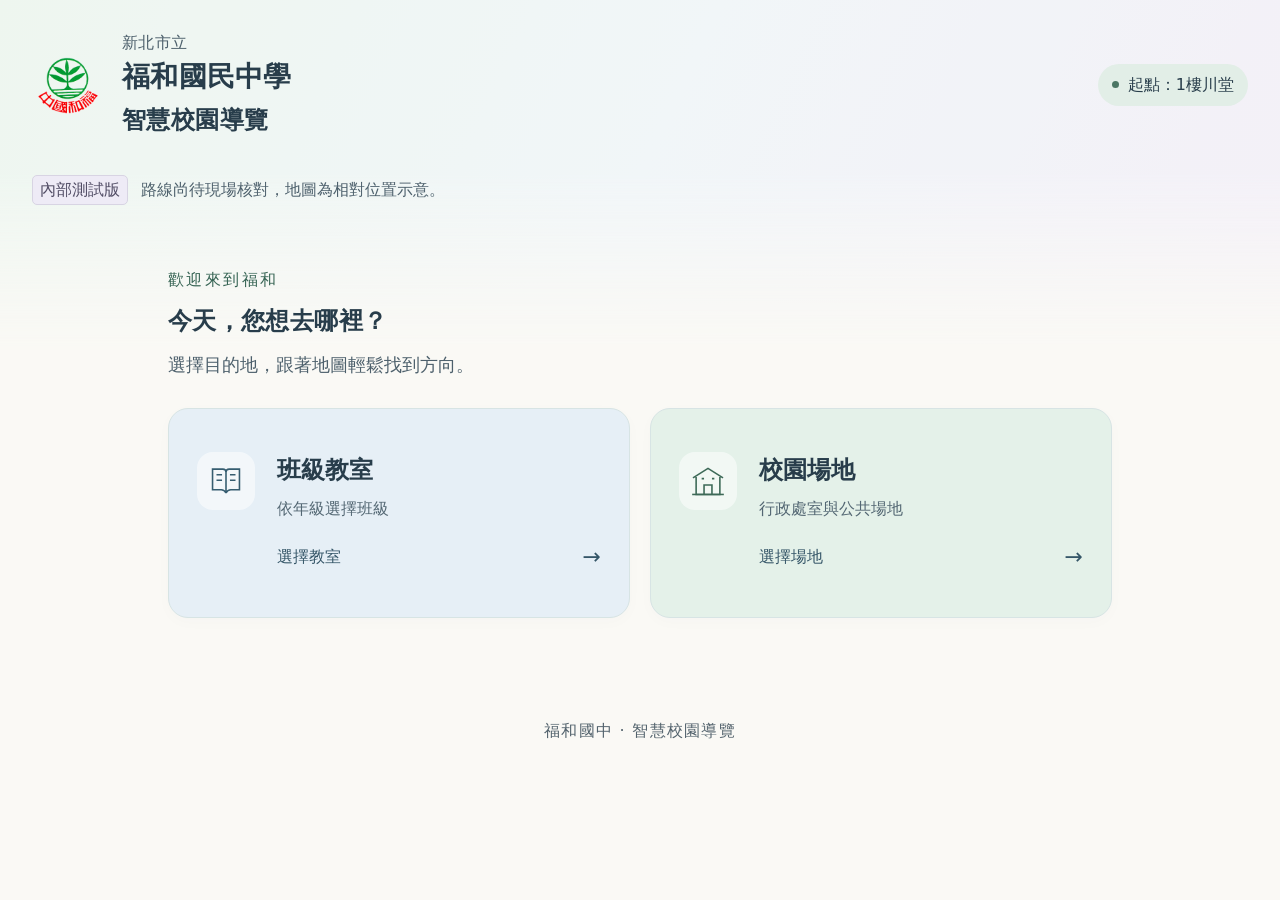
<file: index.html>
<!doctype html>
<html lang="zh-Hant"><head><meta charset="utf-8"><meta name="viewport" content="width=device-width,initial-scale=1"><title>福和國中校園導覽測試</title><link rel="stylesheet" href="style.css?v=focus-v12-20261120"><link rel="stylesheet" href="typography.css?v=focus-v12-20261120"><link rel="stylesheet" href="place-icons.css?v=focus-v12-20261120"><link rel="stylesheet" href="three-pages.css?v=focus-v12-20261120"><link rel="stylesheet" href="result-page.css?v=focus-v12-20261120"><link rel="stylesheet" href="mobile-compact.css?v=focus-v12-20261120"><script src="facilities.js?v=focus-v12-20261120"></script><script src="map-view.js?v=focus-v12-20261120"></script><meta name="fuhe-build" content="focus-v12-20261120"></head>
<body><main><header class="site-header"><div class="school-brand"><img class="school-logo" src="assets/福和國中校徽.png" alt="福和國中校徽"><div><p class="school-name"><span class="school-jurisdiction">新北市立</span><span class="school-identity">福和國民中學</span></p><h1>智慧校園導覽</h1></div></div><p class="origin"><span class="origin-dot" aria-hidden="true"></span><span id="origin-label">讀取起點資訊</span></p></header><p class="notice"><span>內部測試版</span> 路線尚待現場核對，地圖為相對位置示意。</p>
<section id="type-screen" class="panel home-panel"><p class="eyebrow">歡迎來到福和</p><h2>今天，您想去哪裡？</h2><p class="intro">選擇目的地，跟著地圖輕鬆找到方向。</p><div class="type-options"><button id="choose-class" class="type-card class-card"><span class="card-icon" aria-hidden="true"><svg viewBox="0 0 48 48" fill="none" stroke="currentColor" stroke-width="2"><path d="M7 9h13q4 0 4 4v26q-2-4-6-4H7zM41 9H28q-4 0-4 4v26q2-4 6-4h11z"/><path d="M12 16h7m-7 7h7m10-7h7m-7 7h7"/></svg></span><strong>班級教室</strong><span class="card-description">依年級選擇班級</span><span class="card-link">選擇教室 <span aria-hidden="true">→</span></span></button><button id="choose-place" class="type-card place-card"><span class="card-icon" aria-hidden="true"><svg viewBox="0 0 48 48" fill="none" stroke="currentColor" stroke-width="2"><path d="M5 20 24 8l19 12M9 19v22h30V19M19 41V29h10v12M16 21h3m10 0h3"/><path d="M4 41h40"/></svg></span><strong>校園場地</strong><span class="card-description">行政處室與公共場地</span><span class="card-link">選擇場地 <span aria-hidden="true">→</span></span></button></div></section>
<section id="pick-screen" class="panel" hidden><button id="back-types" class="secondary">返回目的地類型</button><h2 id="pick-title">選擇目的地</h2><div id="grades" class="grade-tabs"></div><label for="endSearch">搜尋目的地</label><input id="endSearch" type="search" placeholder="輸入班級編號或場地名稱"><div id="destination-grid"></div><p id="selected-destination" aria-live="polite">請選擇目的地</p><button id="go" disabled>開始導覽</button></section>
<section id="result-screen" hidden><div class="result-heading"><div><p class="eyebrow">您的校園路線</p><h2 id="result-title"></h2></div><button id="choose-again" class="secondary">重新選擇<span class="wide-only">目的地</span></button></div><div class="layout"><section class="panel map-panel"><h2>路線地圖</h2><div id="maps"></div><div class="map-legend" aria-label="地圖圖例"><span><i aria-hidden="true"></i>本段起點</span><span><i class="legend-destination" aria-hidden="true"></i>目的地</span><span><i class="legend-facility" aria-hidden="true"></i>使用設施</span><span><i class="legend-direction" aria-hidden="true">→</i>行進方向</span></div><p class="view-notice">樓層切換僅供查看，請依現場標示確認樓層。</p></section></div><details id="full-route" class="full-route"><summary>查看完整路線說明</summary><div id="steps"></div></details></section>
<select id="end" hidden aria-hidden="true"></select><input type="checkbox" id="yard" checked hidden>
<footer class="site-footer">福和國中 · 智慧校園導覽</footer></main><script src="runtime/current.js?v=focus-v12-20261120"></script><script src="routing.js?v=focus-v12-20261120"></script><script src="navigation.js?v=focus-v12-20261120"></script><script src="assets/fonts/map-font.js?v=focus-v12-20261120"></script><script src="map-theme.js?v=focus-v12-20261120"></script><script src="app.js?v=focus-v12-20261120"></script><script src="selection.js?v=focus-v12-20261120"></script></body></html>
</file>
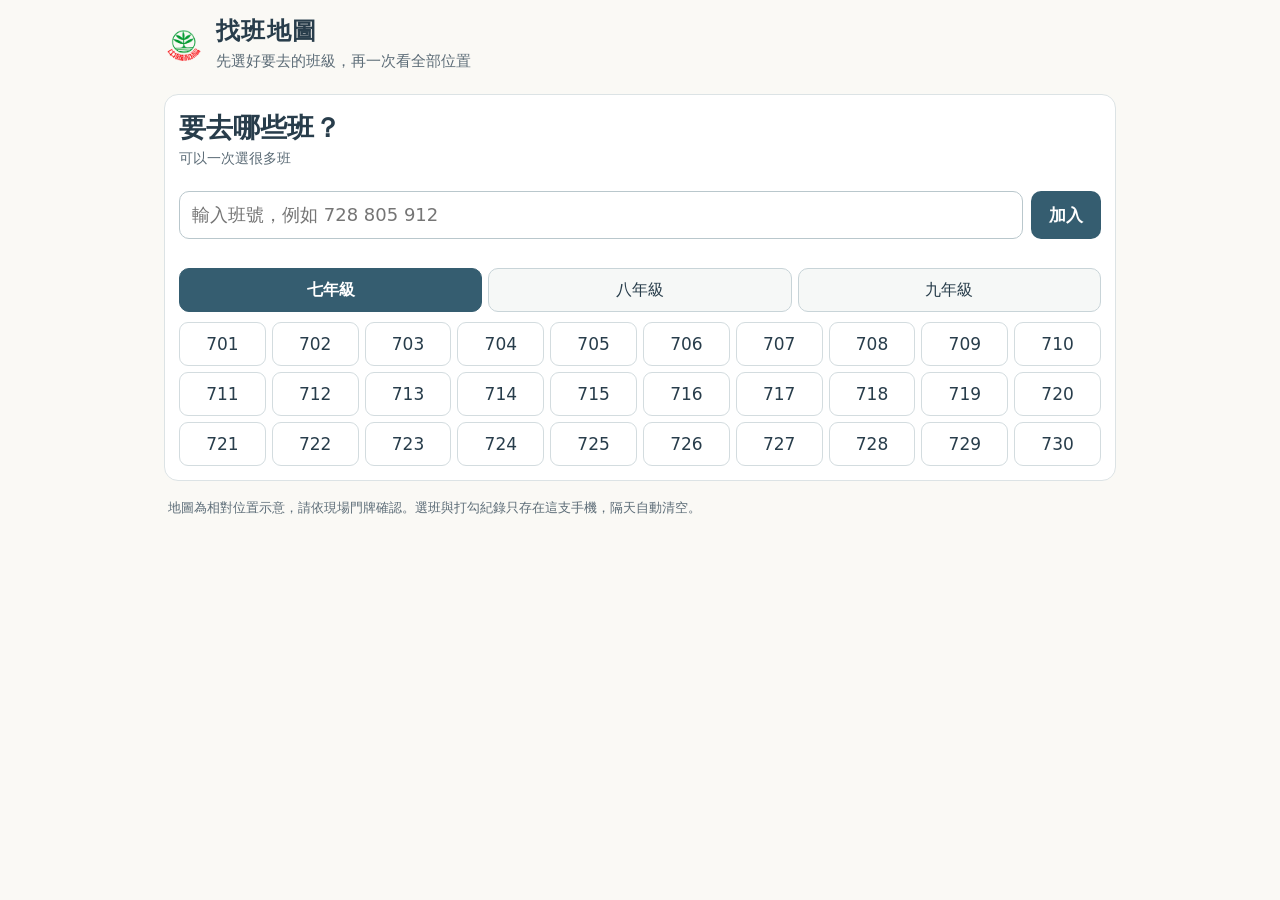
<file: find.html>
<!doctype html>
<html lang="zh-Hant"><head><meta charset="utf-8"><meta name="viewport" content="width=device-width,initial-scale=1"><meta name="robots" content="noindex,nofollow"><title>找班地圖｜福和國中</title><link rel="stylesheet" href="style.css?v=find-v15-20261125"><link rel="stylesheet" href="find.css?v=find-v15-20261125"></head>
<body class="find-page">
<main>
<header class="find-header"><img src="assets/福和國中校徽.png" alt="" class="find-logo"><div><h1>找班地圖</h1><p>先選好要去的班級，再一次看全部位置</p></div></header>

<!-- 選班畫面：可以連續勾選多班，選完按「看地圖」 -->
<section id="pick-view">
 <section class="find-panel" aria-labelledby="pick-title">
  <h2 id="pick-title" class="find-section-title">要去哪些班？<span class="pick-sub">可以一次選很多班</span></h2>
  <form id="class-form" class="class-form" autocomplete="off">
   <label for="class-input" class="sr-only">輸入班號</label>
   <input id="class-input" type="text" inputmode="numeric" placeholder="輸入班號，例如 728 805 912">
   <button type="submit">加入</button>
  </form>
  <p id="input-message" class="input-message" aria-live="polite"></p>
  <div class="grade-switch" role="tablist" aria-label="年級">
   <button type="button" data-grade="7" role="tab">七年級</button><button type="button" data-grade="8" role="tab">八年級</button><button type="button" data-grade="9" role="tab">九年級</button>
  </div>
  <div id="class-grid" class="class-grid"></div>
 </section>
 <div id="pick-bar" class="pick-bar" hidden>
  <div class="pick-bar-info"><strong id="pick-count"></strong><span id="pick-list"></span></div>
  <button type="button" id="pick-clear" class="pick-clear">清除</button>
  <button type="button" id="show-maps" class="show-maps">看地圖 →</button>
 </div>
</section>

<!-- 地圖畫面 -->
<section id="map-view" hidden>
 <section class="find-panel" aria-labelledby="selected-title">
  <div class="selected-head"><h2 id="selected-title" class="find-section-title">今天的班級</h2><span id="progress" class="progress"></span></div>
  <p class="hint">點班號可以打勾，去過的會變灰。</p>
  <div id="chips" class="chips"></div>
 </section>
 <section id="maps" aria-label="班級位置地圖"></section>
 <button type="button" id="edit-classes" class="edit-classes">＋ 新增或修改班級</button>
 <button type="button" id="clear-all" class="clear-all">全部清除，重新選班</button>
</section>

<p class="find-note">地圖為相對位置示意，請依現場門牌確認。選班與打勾紀錄只存在這支手機，隔天自動清空。</p>
</main>
<script src="runtime/current.js?v=find-v15-20261125"></script>
<script src="assets/fonts/map-font.js?v=find-v15-20261125"></script>
<script src="map-theme.js?v=find-v15-20261125"></script>
<script src="map-view.js?v=find-v15-20261125"></script>
<script src="find.js?v=find-v15-20261125"></script>
</body></html>
</file>
<file: style.css>
:root{--ink:#283d4b;--muted:#5c6c77;--blue:#dfeaf0;--mint:#e2eee7;--lavender:#eeebf6;--paper:#faf9f5;--line:#dce3e5;--primary:#355d70;--green:#366454}*{box-sizing:border-box}[hidden]{display:none!important}body{margin:0;background:var(--paper);color:var(--ink);font:17px/1.65 system-ui,'Microsoft JhengHei',sans-serif}main{max-width:1400px;margin:auto;padding:0 32px}button,input,select{font:inherit}button{cursor:pointer;border:1px solid transparent;border-radius:12px;min-height:48px;padding:12px 20px;background:var(--primary);color:white;transition:background .15s,border-color .15s}button:hover{filter:brightness(.97)}button:focus-visible,input:focus-visible{outline:3px solid #678999;outline-offset:3px}button:disabled{opacity:.45;cursor:default}button:disabled:hover{filter:none}h1,h2,h3,p{margin-top:0}h2{font-size:1.4rem;line-height:1.4}h3{font-size:1.05rem}.site-header{display:flex;align-items:center;justify-content:space-between;gap:20px;padding:28px 0 24px;border-bottom:1px solid var(--line)}.school-brand{display:flex;align-items:center;gap:18px}.school-logo{width:58px;height:auto;object-fit:contain;flex:none;mix-blend-mode:multiply}.school-name{font-size:.85rem;letter-spacing:.1em;margin:0 0 3px;color:var(--muted)}h1{font-size:1.4rem;font-weight:650;letter-spacing:.06em;margin:0}.origin{display:flex;align-items:center;gap:9px;font-size:.85rem;margin:0;padding:9px 14px;border-radius:100px;background:var(--mint);white-space:nowrap}.origin-dot{width:7px;height:7px;background:#4b7664;border-radius:50%;flex:none}.notice{font-size:.78rem;color:#637079;padding:14px 0;margin:0}.notice span{display:inline-block;margin-right:8px;font-size:.73rem;border:1px solid #d8d4e3;border-radius:5px;padding:1px 7px;background:var(--lavender);color:#59556c}.panel{min-width:0;background:white;border:1px solid var(--line);border-radius:20px;padding:28px}.home-panel{max-width:980px;margin:20px auto 36px;padding:42px;background:transparent;border:none}.eyebrow{font-size:.82rem;letter-spacing:.15em;color:var(--green);font-weight:600;margin-bottom:12px}.home-panel h2{font-size:2.4rem;letter-spacing:.015em;margin-bottom:14px;font-weight:650}.intro{color:var(--muted);margin-bottom:32px;font-size:1rem}.type-options{display:grid;grid-template-columns:1fr 1fr;gap:22px}.type-card{text-align:left;display:flex;flex-direction:column;align-items:flex-start;border:1px solid #d0dfdf;border-radius:22px;padding:30px;color:var(--ink);min-height:280px;background:var(--blue)}.place-card{background:var(--mint);border-color:#d1e0d6}.card-icon{display:grid;place-items:center;width:58px;height:58px;background:#ffffff99;border-radius:16px;color:#365d70;margin-bottom:26px}.place-card .card-icon{color:#3d6957}.card-icon svg{width:38px;height:38px}.type-card strong{font-size:1.6rem;font-weight:650}.card-description{font-size:.9rem;color:#536773;margin-top:4px}.card-link{font-size:.9rem;color:#355668;margin-top:28px;display:flex;justify-content:space-between;align-items:center;width:100%;font-weight:600}.card-link span{font-size:1.4rem}.home-tip{font-size:.85rem;color:var(--muted);text-align:center;margin:24px 0 0}.secondary{background:#fff;color:var(--ink);border-color:var(--line);min-height:44px;padding:9px 16px;font-size:.9rem}.secondary:hover{background:#f1f5f6}#pick-screen{max-width:960px;margin:20px auto;padding:30px 36px}#back-types{margin-bottom:24px}#pick-title{font-size:1.7rem;margin-bottom:22px}.grade-tabs{display:flex;gap:8px;padding:6px;border-radius:14px;background:#f0f1f5;margin-bottom:26px}.grade-tabs button{flex:1;background:transparent;color:#56616f;min-width:0;border-radius:10px;padding:10px}.grade-tabs button[aria-pressed="true"]{background:white;color:#304e64;border-color:#d3dfe7;font-weight:650}label{display:block;font-size:.9rem;margin-bottom:8px;color:var(--muted)}input[type=search]{width:100%;padding:13px 16px;border:1px solid #cedadd;border-radius:12px;background:#fbfcfc;min-height:50px;color:var(--ink)}.destination-grid{display:grid;grid-template-columns:repeat(auto-fill,minmax(104px,1fr));gap:12px;margin:18px 0 28px}.destination-button{min-height:76px;padding:12px;background:#f6f8f9;color:#314d5d;border:1px solid #dce5e9;border-radius:14px;font-size:1.25rem;font-weight:550;overflow-wrap:anywhere}.destination-button:hover{background:#eaf1f4;border-color:#94b3c0}.destination-button[aria-pressed="true"]{background:#dcebe4;border-color:#618b79;outline:2px solid #a6c8b8;color:#234e3a}.place-grid{grid-template-columns:repeat(2,minmax(0,1fr))}.place-grid .destination-button{font-size:1rem;display:flex;align-items:center;gap:12px;text-align:left;font-weight:500;min-height:76px}.destination-icon{order:-1;display:grid;place-items:center;color:#536b83;background:#ebeaf5;border-radius:10px;min-width:38px;height:38px}.destination-icon svg{width:24px;height:24px}#destination-grid h3{color:var(--muted);margin:25px 0 5px;font-size:.9rem;letter-spacing:.08em}#selected-destination{font-weight:600;background:#f1f5f2;border-radius:12px;padding:14px 18px;margin:0 0 14px;color:#365a49}#go{width:100%;font-weight:600}.result-heading{display:flex;gap:20px;align-items:center;justify-content:space-between;margin:18px 0 22px}.result-heading .eyebrow{margin-bottom:6px}.result-heading h2{font-size:1.65rem;margin:0}.layout{display:grid;grid-template-columns:minmax(0,1fr) 280px;gap:20px;align-items:start}.map-panel{order:1;padding:24px}.directions-panel{order:2;padding:24px;font-size:.88rem}.directions-panel>h2{font-size:1.1rem}.directions-panel #steps h2{display:none}#steps ol{padding-left:22px;margin:0}#steps li{padding:0 0 14px 5px;color:#50616c}#steps li::marker{color:#537d74;font-weight:600}.note{color:var(--muted);font-size:.78rem;line-height:1.65}.site-footer{text-align:center;color:#7a858a;font-size:.76rem;letter-spacing:.08em;padding:36px 0 24px}#maps{min-width:0}#maps .map{position:relative;min-width:0;width:100%;aspect-ratio:5/4;overflow:hidden;border:1px solid var(--line);background:#fafbf8;border-radius:8px}#maps .map-stage{position:absolute;inset:0;transform-origin:center;user-select:none}#maps .map-stage img{width:100%;height:100%;display:block;object-fit:contain}#maps .map-stage svg{position:absolute;inset:0;width:100%;height:100%;pointer-events:none}#maps .map-toolbar{display:flex;gap:7px;align-items:center;flex-wrap:wrap;justify-content:flex-end;margin:0 0 14px}#maps .map-toolbar button{min-height:40px;padding:6px 12px;background:#f0f4f5;border-color:#dae3e6;color:#3c5968;font-size:.8rem}#maps .map-toolbar span{font-size:.78rem;color:var(--muted);min-width:42px;text-align:right}#maps .floor-tabs{display:flex;gap:8px;margin:0 0 16px;flex-wrap:wrap}#maps .floor-tabs button{padding:9px 20px;min-height:44px;background:var(--primary);color:white}#maps .floor-tabs button[aria-pressed="false"]{background:#eef2f6;color:#4b6071;border-color:#dce4ec}#maps .viewing-floor{font-weight:650;font-size:1rem;margin:0 0 12px}#maps .floor-panel>h3{display:none}#maps .map-start{font-size:.82rem;color:#326149;margin-bottom:8px}#maps .floor-panel>.note{margin-bottom:14px}#maps .next-floor{width:100%;margin-top:16px;background:#e2eee7;color:#285c47;border-color:#c4d9cd;font-weight:600}#maps .floor-panel[hidden]{display:none}#maps>section{max-width:100%}
@media(min-width:900px){body:has(#type-screen:not([hidden])) .school-logo{width:72px}body:has(#type-screen:not([hidden])) .site-header{padding-top:32px}}
@media(max-width:900px){main{padding:0 20px}.layout{grid-template-columns:1fr}.map-panel{order:1}.directions-panel{order:2}.home-panel{padding:32px 16px}.home-panel h2{font-size:2rem}.type-card{padding:24px;min-height:255px}.school-name{font-size:.75rem;letter-spacing:.03em}.site-header{gap:14px}.origin{font-size:.75rem;padding:8px 10px}.school-brand{gap:12px}}
@media(max-width:580px){body{font-size:16px}main{padding:0 16px}.site-header{padding:20px 0 16px;flex-wrap:wrap;gap:14px}.school-logo{width:48px}h1{font-size:1.22rem;letter-spacing:.04em}.origin{margin-left:60px;padding:5px 10px}.notice{font-size:.72rem;padding:12px 0}.home-panel{margin:14px 0;padding:20px 0}.home-panel h2{font-size:1.8rem}.intro{font-size:.9rem;margin-bottom:24px}.type-options{grid-template-columns:1fr;gap:16px}.type-card{min-height:180px;padding:24px;position:relative;padding-left:96px;justify-content:center}.card-icon{position:absolute;left:24px;top:27px;width:48px;height:48px;margin:0}.card-icon svg{width:30px;height:30px}.type-card strong{font-size:1.4rem}.card-description{font-size:.85rem}.card-link{margin-top:16px;font-size:.85rem}.home-tip{text-align:left;font-size:.78rem}.panel{padding:20px;border-radius:16px}#pick-screen{padding:20px;margin:8px 0}#pick-title{font-size:1.4rem}.destination-grid{grid-template-columns:repeat(3,minmax(0,1fr));gap:10px}.destination-button{min-height:65px;font-size:1.2rem;padding:8px}.place-grid{grid-template-columns:1fr}.place-grid .destination-button{font-size:1rem;padding:14px}.result-heading{align-items:flex-start;gap:14px;flex-direction:column;margin:12px 0 20px}.result-heading h2{font-size:1.4rem}.map-panel{padding:14px}.map-panel>h2{font-size:1.1rem}#maps .map-toolbar{justify-content:flex-start}#maps .floor-tabs button{padding:8px 18px}#maps .map-start{font-size:.78rem}#maps .floor-panel>.note{font-size:.72rem}.directions-panel{padding:20px}.site-footer{padding-top:28px}.grade-tabs button{padding:10px 6px;font-size:.95rem}#selected-destination{font-size:.95rem;padding:12px}.secondary{font-size:.85rem}}
@media(prefers-reduced-motion:reduce){*{transition:none!important}}
.school-logo{mix-blend-mode:normal}
</file>
<file: typography.css>
/* 本檔僅調整HTML介面字體與閱讀版面；不改SVG、路徑或年度資料。 */
:root{--ui-font:'Noto Sans TC','Source Han Sans TC','PingFang TC','Microsoft JhengHei','Heiti TC',system-ui,sans-serif;--muted:#4d606c}
body{font-family:var(--ui-font);font-size:18px;font-weight:400;line-height:1.6;text-size-adjust:100%;-webkit-text-size-adjust:100%}
button,input,select{font-family:var(--ui-font);font-size:18px;font-weight:500;line-height:1.5;min-width:44px}
button{min-height:48px;white-space:normal;overflow-wrap:break-word}
h1,h2,h3,strong{font-weight:600}h1{font-size:24px;line-height:1.4;letter-spacing:.02em}h2,.home-panel h2,#pick-title{font-size:24px;line-height:1.45}h3{font-size:20px}
.school-brand{min-width:0;flex:1}.school-brand>div{min-width:0}.school-name{margin:0 0 7px;letter-spacing:.02em;line-height:1.4}.school-jurisdiction{display:block;font-size:16px;font-weight:400;color:var(--muted);margin-bottom:3px}.school-identity{display:block;font-size:28px;font-weight:600;color:var(--ink)}
.origin{font-size:16px;font-weight:500;white-space:normal;line-height:1.5}.notice,.notice span,.eyebrow,.intro,.card-description,.card-link,.home-tip,.secondary,label,#destination-grid h3,.note,.site-footer{font-size:16px;line-height:1.6}
.notice{color:#4d606c}.notice span{color:#514d65}.eyebrow,.card-link,.secondary{font-weight:500}.type-card strong{font-size:24px;font-weight:600}.card-link span{font-size:22px}.intro{font-size:18px}
.grade-tabs button{font-size:20px;font-weight:500;min-height:48px;white-space:nowrap}.grade-tabs button[aria-pressed="true"]{font-weight:600}
.destination-grid:not(.place-grid) .destination-button{font-size:22px;font-weight:500;white-space:nowrap}.place-grid .destination-button{font-size:18px;font-weight:400;line-height:1.5;word-break:normal;overflow-wrap:break-word;min-width:0}.destination-icon{flex-shrink:0}.destination-button[aria-pressed="true"]{font-weight:600}
#selected-destination{font-size:24px;line-height:1.5;font-weight:500;overflow-wrap:break-word}#go{font-size:20px;min-height:52px;font-weight:600}
.result-heading h2{font-size:28px;line-height:1.4;font-weight:600;overflow-wrap:break-word}.result-heading .eyebrow{font-size:16px}.result-heading>div{min-width:0}
.layout{grid-template-columns:minmax(0,1fr) 300px}.directions-panel{font-size:18px;line-height:1.5}.directions-panel>h2,.map-panel>h2{font-size:22px}#steps li{font-size:18px;line-height:1.5;color:#334d5c;padding-bottom:16px}#steps ol{padding-left:26px}
#maps .map-toolbar button{font-size:16px;min-height:44px;padding:8px 12px}#maps .map-toolbar span{font-size:16px;min-width:48px}#maps .floor-tabs button{font-size:20px;font-weight:500;min-height:48px;padding:9px 18px}#maps .floor-tabs button[aria-pressed="true"]{font-weight:600;outline:2px solid #90aebb;outline-offset:2px}#maps .viewing-floor{font-size:22px;font-weight:600;line-height:1.5}#maps .map-start,#maps .floor-panel>.note{font-size:16px;line-height:1.5}#maps .next-floor{font-size:20px;font-weight:600;min-height:52px}
.site-footer{color:#52626c}.panel,.school-brand,.type-card,.grade-tabs{min-width:0}
@media(max-width:1000px){.site-header{flex-wrap:wrap}.layout{grid-template-columns:1fr}}
@media(max-width:580px){body{font-size:18px}h1{font-size:22px}.school-logo{width:52px}.school-identity{font-size:26px}.school-jurisdiction{font-size:16px}.school-brand{gap:12px;flex-basis:100%}.origin{font-size:16px;margin-left:64px}.notice,.notice span,.eyebrow,.card-description,.card-link,.home-tip,.secondary,label,#destination-grid h3,.note,.site-footer{font-size:16px}.home-panel h2,#pick-title{font-size:24px}.intro{font-size:18px}.type-card{min-height:190px;padding-left:90px;padding-right:20px}.card-icon{left:20px;width:48px;height:48px}.type-card strong{font-size:24px}.card-link{font-size:16px}.grade-tabs{gap:4px;padding:4px}.grade-tabs button{font-size:18px;padding:10px 4px;min-height:48px}.destination-grid:not(.place-grid) .destination-button{font-size:22px;min-height:66px}.place-grid .destination-button{font-size:18px;padding:14px;min-height:76px}.destination-icon{min-width:32px;width:32px;height:36px}#selected-destination{font-size:24px;padding:12px}.result-heading h2{font-size:26px}.result-heading .secondary{font-size:16px}.map-panel{padding:12px}#maps .map-toolbar{gap:6px}#maps .map-toolbar button{font-size:16px;min-height:44px;padding:8px 10px}#maps .floor-tabs button{font-size:18px;min-height:46px;padding:9px 16px}#maps .viewing-floor{font-size:22px}#maps .map-start,#maps .floor-panel>.note{font-size:16px}#maps .next-floor{font-size:20px}.directions-panel{font-size:18px;padding:20px}#steps li{font-size:18px;line-height:1.5}.result-heading .eyebrow{font-size:16px}.home-tip{text-align:left}}
</file>
<file: place-icons.css>
/* 只調整場地選擇卡片，不影響地圖設施圖示或導航。 */
#pick-screen .place-grid{grid-template-columns:repeat(3,minmax(0,1fr));gap:16px}
#pick-screen .place-grid .destination-button{display:flex;flex-direction:column;align-items:center;justify-content:center;gap:4px;text-align:center;min-height:224px;padding:12px 16px 20px;background:#fff;font-size:20px;font-weight:500;line-height:1.5;border-color:#dbe4e7}
#pick-screen .place-grid .destination-button:hover{background:#f5f9f8;border-color:#91ada3}
#pick-screen .place-grid .destination-button[aria-pressed="true"]{background:#edf6f0;border-color:#618b79}
.destination-image{order:-1;display:block;width:100%;max-width:184px;height:auto;aspect-ratio:1;object-fit:contain;flex-shrink:0}
@media(max-width:580px){#pick-screen .place-grid{grid-template-columns:repeat(2,minmax(0,1fr));gap:10px}#pick-screen .place-grid .destination-button{padding:8px 8px 16px;min-height:184px;gap:0;font-size:18px}.destination-image{max-width:148px}}
</file>
<file: three-pages.css>
/* 僅三個選擇畫面的排版；不覆寫地圖、路線或導覽結果樣式。 */
body:has(#type-screen:not([hidden])){position:relative;isolation:isolate}
body:has(#type-screen:not([hidden]))::before{content:"";position:absolute;inset:0 0 auto;height:350px;background:linear-gradient(115deg,#eaf6ee 0%,#eef5fa 50%,#f2edf9 100%);opacity:.72;mask-image:linear-gradient(to bottom,#000 50%,transparent 100%);-webkit-mask-image:linear-gradient(to bottom,#000 50%,transparent 100%);z-index:-1;pointer-events:none}
body:has(#type-screen:not([hidden])) .site-header{border-bottom:0}
.home-panel{max-width:980px;margin:24px auto 40px;padding:24px 18px;background:transparent}
.home-panel h2{margin-bottom:12px}.home-panel .intro{margin-bottom:28px}
.home-panel .type-options{gap:20px}.home-panel .type-card{display:grid;grid-template-columns:58px minmax(0,1fr);grid-template-rows:auto auto auto;align-content:center;gap:4px 22px;min-height:210px;padding:28px;border-radius:20px;border-color:#d7e4e4;box-shadow:0 4px 16px #25475105}
.home-panel .card-icon{grid-column:1;grid-row:1/4;position:static;margin:0;align-self:start;background:#ffffff85}.home-panel .type-card strong,.home-panel .card-description,.home-panel .card-link{grid-column:2}.home-panel .card-link{margin-top:14px}.home-panel .class-card{background:#e6eff6}.home-panel .place-card{background:#e4f1e9}
#pick-screen{max-width:960px;margin:24px auto;padding:12px;border:0;border-radius:0;background:transparent}
#pick-screen #back-types{background:transparent;border:0;padding-left:0;color:#3d5d6d;margin-bottom:20px;box-shadow:none}
#pick-screen #back-types::before{content:'←';margin-right:10px}
#pick-screen .grade-tabs{max-width:440px;padding:0;gap:10px;border-radius:0;background:transparent;margin-bottom:28px}
#pick-screen .grade-tabs button{background:transparent;border-color:transparent;border-radius:12px;color:#536574}
#pick-screen[data-grade="7"]{--grade-tint:#DCEAF9;--grade-ink:#2d506f;--grade-line:#88a8c8}
#pick-screen[data-grade="8"]{--grade-tint:#DDF1E7;--grade-ink:#2b5c49;--grade-line:#87b09d}
#pick-screen[data-grade="9"]{--grade-tint:#EAE3F8;--grade-ink:#544274;--grade-line:#ae9bc9}
#pick-screen .grade-tabs button[aria-pressed="true"]{background:var(--grade-tint);border-color:var(--grade-line);color:var(--grade-ink);font-weight:600}
#pick-screen[data-type="class"] .destination-grid{grid-template-columns:repeat(6,minmax(0,1fr));gap:14px;margin:22px 0 26px}
#pick-screen[data-type="class"] .destination-button{background:white;border-color:#dce3e7;min-height:76px;border-radius:14px;position:relative;box-shadow:0 2px 6px #263b4c03}
#pick-screen[data-type="class"] .destination-button[aria-pressed="true"]{background:var(--grade-tint);border-color:var(--grade-line);outline:2px solid var(--grade-line);outline-offset:0;color:var(--grade-ink)}
#pick-screen .destination-button[aria-pressed="true"]::after{content:'✓';position:absolute;right:9px;top:5px;font-size:16px;font-weight:600;color:#365f4c}
#pick-screen[data-type="class"] #selected-destination{background:var(--grade-tint);color:var(--grade-ink)}
#pick-screen #selected-destination{font-size:20px;font-weight:500;border-radius:12px;margin-top:24px}#pick-screen #go{max-width:100%;margin-top:2px}
#pick-screen #destination-grid h3{font-size:18px;font-weight:500;color:#4e6572;margin:28px 0 14px;letter-spacing:.04em}
#pick-screen .place-grid{grid-template-columns:repeat(5,minmax(0,1fr));gap:12px;margin:0 0 24px}
#pick-screen .place-grid .destination-button{position:relative;background:white;min-height:146px;padding:12px 10px 16px;gap:6px;border-radius:16px;border-color:#dce4e8;font-size:18px;font-weight:500;box-shadow:0 3px 9px #27425204}
#pick-screen .place-grid .destination-button[aria-pressed="true"]{background:#e6f1eb;border-color:#79a38b;outline:2px solid #aacaba;outline-offset:0}
#pick-screen .destination-image{width:120px;height:120px;max-width:100%;aspect-ratio:1;object-fit:contain;flex-shrink:0}
@media(max-width:900px){#pick-screen[data-type="class"] .destination-grid{grid-template-columns:repeat(5,minmax(0,1fr))}#pick-screen .place-grid{grid-template-columns:repeat(3,minmax(0,1fr))}}
@media(max-width:580px){#pick-screen[data-type="place"] .destination-image{width:112px;height:112px}#pick-screen[data-type="place"] .place-grid .destination-button{min-height:170px}}
@media(max-width:580px){body:has(#type-screen:not([hidden]))::before{height:320px}.home-panel{padding:12px 0;margin:16px 0 28px}.home-panel .type-options{gap:14px}.home-panel .type-card{grid-template-columns:48px minmax(0,1fr);gap:4px 16px;min-height:170px;padding:22px}.home-panel .card-icon{width:48px;height:48px}.home-panel .type-card strong{font-size:24px}.home-panel .card-description{font-size:16px}.home-panel .card-link{margin-top:10px}.home-panel .intro{font-size:18px;margin-bottom:24px}#pick-screen{padding:8px 0;margin:12px 0}#pick-screen #back-types{margin-bottom:16px}#pick-screen .grade-tabs{width:100%;gap:8px;margin-bottom:22px}#pick-screen .grade-tabs button{min-height:48px;padding:10px 5px}#pick-screen[data-type="class"] .destination-grid{grid-template-columns:repeat(3,minmax(0,1fr));gap:12px}#pick-screen[data-type="class"] .destination-button{min-height:70px}#pick-screen .place-grid{grid-template-columns:repeat(2,minmax(0,1fr));gap:12px}#pick-screen .place-grid .destination-button{min-height:140px;padding:12px 8px 16px;gap:4px;font-size:18px}#pick-screen .destination-image{width:76px;height:76px}#pick-screen #selected-destination{font-size:20px;padding:14px}#pick-screen #destination-grid h3{margin-top:24px}}
</file>
<file: result-page.css>
/* 僅導覽結果頁：地圖優先，當段文字與完整說明分開呈現。 */
#result-screen{max-width:1180px;margin:0 auto}
#result-screen .layout{display:block}
#result-screen .map-panel{position:relative;padding:24px;border-color:#dce6e5}
#result-screen .map-panel>h2{font-size:22px;margin-bottom:18px}
#maps .floor-tabs{display:grid;grid-template-columns:repeat(auto-fit,minmax(90px,1fr));gap:10px;scroll-margin-top:16px}
#maps .floor-tabs button{display:flex;flex-direction:column;align-items:center;justify-content:center;gap:3px;min-height:76px;padding:10px 8px;background:#e4eef2;color:#244f63;border:2px solid #648d9e;border-radius:12px;font-size:18px}
#maps .floor-tabs button[aria-pressed="false"]{border:2px solid transparent;background:#f0f3f6;color:#425e70}
#maps .stage-floor{font-size:20px;font-weight:600;line-height:1.3}
#maps .stage-label{font-size:16px;font-weight:500;line-height:1.4;white-space:nowrap}
#maps .map-context{display:flex;align-items:baseline;justify-content:space-between;gap:8px;flex-wrap:wrap;margin:14px 0 10px}
#maps .viewing-floor{font-size:22px;margin:0;line-height:1.4;scroll-margin-top:16px}
#maps .stage-progress{font-size:16px;color:#526876;margin:0;white-space:nowrap}
#maps .floor-hint{font-size:18px;font-weight:400;line-height:1.6;color:#324f5e;margin:0 0 16px;max-width:56em}
#maps .next-step{margin:14px 0 0;padding:0;font-size:18px;line-height:1.5;color:#345b55}
#maps .next-floor{margin-top:10px;min-height:56px;background:#355f73;color:white;border-color:#355f73;font-size:20px;line-height:1.5;border-radius:12px;padding:12px 16px}
#maps .next-floor:hover{background:#294f62}
.map-legend{display:flex;gap:10px 20px;flex-wrap:wrap;margin:20px 0 8px;color:#4a606d;font-size:16px;line-height:1.5}
.map-legend span{display:inline-flex;align-items:center;gap:7px;white-space:nowrap}
.map-legend i{display:inline-block;flex:none;width:13px;height:13px;border:2px solid #177444;border-radius:50%}
.map-legend .legend-destination{border-color:#c9473b}
.map-legend .legend-facility{border-color:#b64816;border-radius:3px;background:#fff0cb}
.map-legend .legend-direction{width:auto;height:auto;border:none;color:#075a8d;font-size:21px;font-style:normal;line-height:1}
#result-screen .view-notice{font-size:16px;line-height:1.5;color:#526876;margin:0}
.full-route{margin-top:20px;border-top:1px solid #dce5e6;border-bottom:1px solid #dce5e6;background:transparent}
.full-route summary{cursor:pointer;min-height:52px;padding:14px 4px;font-size:18px;font-weight:500;color:#355f73}
.full-route summary:focus-visible{outline:3px solid #678999;outline-offset:3px;border-radius:6px}
.full-route #steps{padding:6px 18px 14px}
.full-route #steps li{font-size:18px;line-height:1.6;color:#405966;padding-bottom:10px}
/* 只有本段實際要使用的橘色標籤接受事件；其餘SVG保持可穿透拖曳。 */
#maps .map-stage svg .map-transfer{cursor:pointer;pointer-events:visiblePainted;outline:none}
#maps .map-transfer-hit{pointer-events:all}
#maps .map-transfer-focus{pointer-events:none;stroke:#355f73;stroke-width:3;vector-effect:non-scaling-stroke;opacity:0}
#maps .map-transfer:hover .map-transfer-bg{fill:#ffedc9}
#maps .map-transfer:focus-visible .map-transfer-focus{opacity:1}
#maps .map-transfer:focus-visible .map-transfer-bg{fill:#ffedc9}
#maps .map-gesture-note{font-size:16px;line-height:1.5;color:#526876;margin:0 0 12px}
#maps .map-toolbar .open-large-map{background:#e6f1ec;border-color:#b6cfc2;color:#285644;font-weight:500}
.large-map-dialog{position:fixed;inset:8px;margin:auto;width:calc(100vw - 16px);height:calc(100vh - 16px);height:calc(100dvh - 16px);max-width:none;max-height:none;padding:12px;border:1px solid #cbded8;border-radius:16px;background:#fffefb;color:#283d4b;overflow:hidden;z-index:1000}
.large-map-dialog::backdrop{background:#263d4b88}
.large-map-dialog[open]{display:block}
.large-map-shell{height:100%;min-height:0;display:flex;flex-direction:column;gap:8px}
.large-map-header{display:flex;align-items:center;justify-content:space-between;gap:12px;flex:none}
.large-map-header h2{font-size:22px;margin:0;line-height:1.3}
.close-large-map{min-height:44px;background:#355f73;color:white;font-size:16px;padding:8px 14px}
.large-map-dialog #maps{display:flex;flex:1;min-height:0;flex-direction:column;gap:8px}
.large-map-dialog #maps .map-toolbar{position:static;justify-content:flex-start;margin:0;flex:none;gap:6px}
.large-map-dialog #maps .map-toolbar button{min-height:44px;font-size:16px}
.large-map-dialog #maps .open-large-map{display:none}
.large-map-dialog #maps .map-gesture-note{margin:0;font-size:16px;flex:none}
.large-map-dialog #maps .floor-tabs{gap:6px;margin:0;flex:none}
.large-map-dialog #maps .floor-tabs button{min-height:48px;padding:3px;font-size:16px;gap:0}
.large-map-dialog #maps .stage-floor,.large-map-dialog #maps .stage-label{font-size:16px;line-height:1.2}
.large-map-dialog #maps .map-context{margin:0;flex:none}
.large-map-dialog #maps .viewing-floor{font-size:20px}
.large-map-dialog #maps .floor-panel:not([hidden]){display:flex;flex:1;min-height:0;flex-direction:column;gap:8px}
.large-map-dialog #maps .floor-hint{font-size:16px;line-height:1.5;margin:0;flex:none}
.large-map-dialog #maps .map{flex:1;min-height:0;width:100%;height:auto;aspect-ratio:auto!important;touch-action:none;background:#f5f8f5}
.large-map-dialog #maps .next-step{font-size:16px;line-height:1.4;margin:0;flex:none}
.large-map-dialog #maps .next-floor{font-size:18px;min-height:44px;line-height:1.3;margin:0;padding:8px;flex:none}
@media(orientation:landscape) and (max-height:600px){.large-map-dialog{inset:4px;width:calc(100vw - 8px);height:calc(100vh - 8px);height:calc(100dvh - 8px);padding:8px}.large-map-shell{gap:6px}.large-map-header h2{font-size:20px}.large-map-dialog #maps{display:grid;grid-template-columns:210px minmax(0,1fr);grid-template-rows:auto auto auto minmax(0,1fr) auto auto;gap:6px 10px}.large-map-dialog #maps .map-gesture-note{display:none}.large-map-dialog #maps .map-toolbar{grid-column:1;grid-row:1;gap:3px}.large-map-dialog #maps .map-toolbar button{padding:6px;min-height:40px}.large-map-dialog #maps .floor-tabs{grid-column:1;grid-row:2}.large-map-dialog #maps .floor-panel:not([hidden]){display:contents}.large-map-dialog #maps .map-context{grid-column:1;grid-row:3;gap:0}.large-map-dialog #maps .viewing-floor{font-size:18px}.large-map-dialog #maps .stage-progress{font-size:16px}.large-map-dialog #maps .floor-hint{grid-column:1;grid-row:4;min-height:0;overflow:auto;font-size:16px}.large-map-dialog #maps .map{grid-column:2;grid-row:1 / -1;min-height:0;height:100%}.large-map-dialog #maps .next-step{grid-column:1;grid-row:5}.large-map-dialog #maps .next-floor{grid-column:1;grid-row:6;font-size:16px}}
@media(min-width:700px){#maps .map-toolbar{position:absolute;right:24px;top:18px;margin:0}}
@media(orientation:landscape) and (max-height:600px){.large-map-dialog #maps{grid-template-columns:240px minmax(0,1fr)}.large-map-dialog #maps .floor-tabs{display:flex}.large-map-dialog #maps .floor-tabs button{flex:1;min-width:0;min-height:44px}.large-map-dialog #maps .stage-label{display:none}}
@media(max-width:580px){#result-screen .map-panel{padding:14px 10px}#result-screen .map-panel>h2{font-size:22px;margin-bottom:12px}#maps .map-toolbar{margin-bottom:14px}#maps .floor-tabs{gap:6px;margin-bottom:12px}#maps .floor-tabs button{padding:8px 3px;min-height:72px}#maps .viewing-floor{font-size:20px}#maps .map-context{margin-top:10px}#maps .floor-hint{margin-bottom:12px;font-size:18px;line-height:1.5}#maps .next-step{font-size:18px}#maps .next-floor{font-size:18px;padding:12px 6px;white-space:nowrap}.map-legend{gap:8px 14px;margin-top:16px}.full-route{margin-top:16px}.full-route #steps{padding-left:6px;padding-right:6px}}
/* 路線聚焦版：1F先全景再拉近、小縮圖、看整層 */
#maps .map-stage.map-animating{transition:transform .85s cubic-bezier(.3,.1,.2,1)}
#maps .map-minimap{position:absolute;right:8px;bottom:8px;z-index:2;width:30%;min-width:96px;max-width:190px;aspect-ratio:5/4;min-height:0;padding:0;border:1.5px solid #9fb4bd;border-radius:8px;background:#fff;box-shadow:0 2px 8px rgba(40,61,75,.22);overflow:hidden;cursor:pointer}
#maps .map-minimap img,#maps .map-minimap svg{position:absolute;inset:0;width:100%;height:100%;display:block;object-fit:contain;pointer-events:none}
#maps .map-minimap .map-minimap-frame{fill:rgba(201,71,59,.10);stroke:#c9473b;stroke-width:2.5;vector-effect:non-scaling-stroke}
#maps .map-minimap span{position:absolute;left:0;right:0;bottom:0;padding:0;background:rgba(53,93,112,.82);color:#fff;font-size:12px;line-height:1.45;text-align:center;font-weight:500}
#maps .map-toolbar .map-mode-button[aria-pressed="true"]{background:#355d70;border-color:#355d70;color:#fff}
@media(prefers-reduced-motion:reduce){#maps .map-stage.map-animating{transition:none}}
#maps .map-focus-cta{position:absolute;z-index:3;display:inline-flex;align-items:center;gap:5px;min-height:44px;padding:6px 14px 6px 10px;border:none;border-radius:999px;background:#355d70;color:#fff;font-size:15px;font-weight:600;line-height:1.2;white-space:nowrap;box-shadow:0 3px 10px rgba(40,61,75,.3);cursor:pointer}
#maps .map-focus-cta:active{background:#2a4c5c}
</file>
<file: mobile-compact.css>
/* 手機結果頁精簡版面：地圖為主角。只影響700px以下的結果頁，電腦版與大地圖不變。 */
.stage-text{display:none}
@media(max-width:700px){
 body[data-screen="result"] .site-header{flex-wrap:nowrap;align-items:center;gap:10px;padding:10px 0}
 body[data-screen="result"] .school-brand{flex-basis:auto;gap:8px;align-items:center;min-width:0}
 body[data-screen="result"] .school-logo{width:30px}
 body[data-screen="result"] .school-name{display:none}
 body[data-screen="result"] .site-header h1{font-size:17px;line-height:1.3;margin:0;white-space:nowrap}
 body[data-screen="result"] .origin{margin-left:auto;font-size:14px;line-height:1.4;padding:3px 10px;white-space:nowrap}
 body[data-screen="result"] .notice{padding:6px 0;font-size:13px;line-height:1.5}
 body[data-screen="result"] .notice span{font-size:12px;padding:0 6px;margin-right:6px}
 body[data-screen="result"] .result-heading{flex-direction:row;align-items:center;justify-content:space-between;gap:10px;margin:8px 0 10px}
 body[data-screen="result"] .result-heading .eyebrow{display:none}
 body[data-screen="result"] .result-heading h2{font-size:22px;line-height:1.3}
 body[data-screen="result"] #choose-again{flex:none;min-height:44px;padding:6px 14px;font-size:15px}
 body[data-screen="result"] #choose-again .wide-only{display:none}
 #result-screen .map-panel>h2{display:none}
 #result-screen .map-panel{padding:12px 10px}
 #result-screen #maps{display:flex;flex-direction:column}
 #result-screen #maps>.map-gesture-note,#result-screen #maps>.map-context{display:none}
 #result-screen #maps .floor-tabs{margin:0 0 10px}
 #result-screen #maps .floor-hint,#result-screen #maps .next-step{display:none}
 #result-screen #maps .stage-text{display:block;margin:12px 2px 0;font-size:18px;line-height:1.55;color:#283d4b;font-weight:500}
 /* 工具列移到地圖下方，只留「放大查看地圖」 */
 #result-screen #maps>.map-toolbar{order:10;margin:14px 0 0;display:flex}
 #result-screen #maps>.map-toolbar>button:not(.open-large-map),#result-screen #maps>.map-toolbar>span{display:none}
 #result-screen #maps>.map-toolbar>.open-large-map{flex:1;min-height:44px;font-size:16px}
 #result-screen .map-legend{margin-top:16px;font-size:15px}
 #result-screen .view-notice{font-size:14px}
 /* 第一次進入時的短暫手勢提示 */
 #maps .map-touch-hint{position:absolute;left:50%;top:50%;transform:translate(-50%,-50%);z-index:4;padding:5px 12px;border-radius:999px;background:rgba(40,61,75,.85);color:#fff;font-size:14px;line-height:1.4;white-space:nowrap;pointer-events:none;transition:opacity .5s}
 #maps .map-touch-hint.is-fading{opacity:0}
}
.wide-only{display:inline}
/* 「放大查看地圖」：手機在地圖正下方顯示醒目的整排按鈕 */
.open-large-map-inline{display:none}
@media(max-width:700px){
 #result-screen #maps>.map-toolbar{display:none!important}
 #result-screen #maps .open-large-map-inline{display:flex;align-items:center;justify-content:center;gap:8px;width:100%;min-height:52px;margin:10px 0 0;padding:10px 14px;border:2px solid #2f6b55;border-radius:12px;background:#e3f1ea;color:#1f5541;font-size:18px;font-weight:600;line-height:1.3}
 #result-screen #maps .open-large-map-inline:active{background:#cfe7da}
}
.large-map-dialog .open-large-map-inline{display:none!important}
/* 電腦版工具列上的按鈕也加強 */
#maps .map-toolbar .open-large-map{background:#2f6b55;border-color:#2f6b55;color:#fff;font-weight:600}
/* 整頁大地圖（手機直向）：拿掉重複資訊，讓地圖區更高 */
@media(max-width:700px) and (orientation:portrait){
 .large-map-dialog #maps .map-context,.large-map-dialog #maps .map-gesture-note{display:none}
}
</file>
<file: find.css>
/* 找班地圖（find.html）專用樣式 */
.find-page main{max-width:980px;margin:0 auto;padding:0 14px 32px}
.sr-only{position:absolute;width:1px;height:1px;overflow:hidden;clip:rect(0 0 0 0);white-space:nowrap}
.find-header{display:flex;align-items:center;gap:12px;padding:16px 0 10px}
.find-logo{width:40px;height:auto}
.find-header h1{margin:0;font-size:24px;line-height:1.3;color:var(--ink)}
.find-header p{margin:2px 0 0;font-size:15px;color:var(--muted)}
.find-panel{background:#fff;border:1px solid var(--line);border-radius:14px;padding:14px;margin:10px 0}
.find-section-title{margin:0 0 10px;font-size:18px;color:var(--ink)}
.class-form{display:flex;gap:8px}
.class-form input{flex:1;min-width:0;min-height:48px;padding:8px 12px;border:1.5px solid #b9c7cc;border-radius:10px;font-size:18px;color:var(--ink);background:#fff}
.class-form input:focus{outline:3px solid #bcd7e4;border-color:var(--primary)}
.class-form button{min-height:48px;padding:0 18px;border:none;border-radius:10px;background:var(--primary);color:#fff;font-size:17px;font-weight:600}
.input-message{min-height:1.4em;margin:6px 2px 4px;font-size:14px;color:#a33c2f}
.grade-switch{display:flex;gap:6px;margin:4px 0 10px}
.grade-switch button{flex:1;min-width:0;padding:0 4px;min-height:44px;border:1.5px solid #c8d4d8;border-radius:10px;background:#f6f8f7;color:var(--ink);font-size:16px}
.grade-switch button.is-active{background:var(--primary);border-color:var(--primary);color:#fff;font-weight:600}
.class-grid{display:grid;grid-template-columns:repeat(6,minmax(0,1fr));gap:6px}
.class-grid button{min-width:0;padding:0;min-height:44px;border:1.5px solid #d3dcdf;border-radius:9px;background:#fff;color:var(--ink);font-size:17px;font-variant-numeric:tabular-nums}
.class-grid button[aria-pressed="true"]{background:#c9473b;border-color:#c9473b;color:#fff;font-weight:700}
@media(min-width:700px){.class-grid{grid-template-columns:repeat(10,minmax(0,1fr))}}
.selected-head{display:flex;align-items:baseline;justify-content:space-between;gap:10px}
.selected-head .find-section-title{margin:0}
.progress{font-size:16px;font-weight:600;color:var(--green)}
.hint{margin:4px 0 10px;font-size:14px;color:var(--muted)}
.chips{display:flex;flex-wrap:wrap;gap:8px}
.chip{display:inline-flex;align-items:stretch;border:1.5px solid #c9473b;border-radius:999px;background:#fff4f2;overflow:hidden}
.chip-main{min-width:0;display:inline-flex;align-items:center;gap:6px;min-height:44px;padding:0 6px 0 12px;border:none;background:none;color:var(--ink);font-size:18px}
.chip-check{display:inline-grid;place-items:center;width:22px;height:22px;border:2px solid #c9473b;border-radius:6px;font-size:15px;font-weight:700;color:#fff}
.chip-name{font-weight:700;font-variant-numeric:tabular-nums}
.chip-floor{font-size:14px;color:var(--muted)}
.chip-remove{min-width:40px;padding:0;border:none;border-left:1px solid #f0c9c3;background:none;color:#8a5b55;font-size:20px}
.chip.is-visited{border-color:#b8c2c5;background:#eef1f1}
.chip.is-visited .chip-check{background:#6f8a7c;border-color:#6f8a7c}
.chip.is-visited .chip-name{color:#7b878c;text-decoration:line-through}
.chip.is-visited .chip-remove{border-left-color:#d6dcde}
.clear-all{margin-top:12px;min-height:40px;padding:0 14px;border:1px solid #c8d4d8;border-radius:9px;background:#fff;color:var(--muted);font-size:15px}
.floor-card{background:#fff;border:1px solid var(--line);border-radius:14px;padding:12px 10px;margin:12px 0}
.floor-head{display:flex;align-items:baseline;gap:12px;margin:0 2px 8px}
.floor-head h2{margin:0;font-size:26px;color:var(--primary);line-height:1}
.floor-list{margin:0;font-size:17px;font-weight:600;color:#c9473b;font-variant-numeric:tabular-nums}
#maps .map{touch-action:pan-y}
#maps .map-stage svg .find-mark{pointer-events:auto;cursor:pointer}
.find-ring{fill:rgba(201,71,59,.16);stroke:#c9473b;stroke-width:5}
.find-leader{stroke:#c9473b;stroke-width:3}
.find-badge{fill:#c9473b;stroke:#fff;stroke-width:3}
.find-badge-text{fill:#fff;font-size:28px;font-weight:700;font-family:system-ui,-apple-system,"PingFang TC","Microsoft JhengHei",sans-serif;pointer-events:none}
.find-mark.is-visited .find-ring{fill:rgba(111,138,124,.14);stroke:#8a9a92}
.find-mark.is-visited .find-leader{stroke:#8a9a92}
.find-mark.is-visited .find-badge{fill:#8a9a92}
.map-reset{position:absolute;right:8px;top:8px;z-index:2;min-height:40px;padding:0 14px;border:none;border-radius:999px;background:rgba(53,93,112,.9);color:#fff;font-size:15px;font-weight:600}
.empty{margin:18px 4px;font-size:16px;color:var(--muted);text-align:center}
.find-note{margin:16px 4px 0;font-size:13px;color:var(--muted)}
.picker>summary{list-style:none;cursor:pointer;margin:0}
.picker>summary::-webkit-details-marker{display:none}
.picker[open]>summary{margin-bottom:10px}
.picker.is-compact>summary{display:flex;align-items:center;justify-content:center;min-height:48px;margin:-2px 0;color:var(--primary);font-size:18px}
.picker.is-compact[open]>summary{justify-content:flex-start;margin-bottom:10px}
#maps:empty{display:none}
.done-picking{display:block;width:100%;min-height:52px;margin-top:14px;border:none;border-radius:12px;background:#2f6b55;color:#fff;font-size:18px;font-weight:600}
/* 選班畫面：底部固定列，選完按「看地圖」 */
.pick-sub{display:block;margin-top:2px;font-size:14px;font-weight:400;color:var(--muted)}
body.has-pick-bar{padding-bottom:96px}
.pick-bar{position:fixed;left:0;right:0;bottom:0;z-index:20;display:flex;align-items:center;gap:8px;padding:10px 14px calc(10px + env(safe-area-inset-bottom));background:#fff;border-top:1px solid var(--line);box-shadow:0 -4px 14px rgba(40,61,75,.12)}
.pick-bar-info{flex:1;min-width:0;display:flex;flex-direction:column;line-height:1.35}
.pick-bar-info strong{font-size:17px;color:#c9473b}
.pick-bar-info span{font-size:14px;color:var(--muted);white-space:nowrap;overflow:hidden;text-overflow:ellipsis;font-variant-numeric:tabular-nums}
.pick-clear{flex:none;min-height:48px;min-width:0;padding:0 12px;border:1px solid #c8d4d8;border-radius:10px;background:#fff;color:var(--muted);font-size:15px}
.show-maps{flex:none;min-height:48px;min-width:0;padding:0 18px;border:none;border-radius:10px;background:#2f6b55;color:#fff;font-size:18px;font-weight:600}
.edit-classes{display:block;width:100%;min-height:52px;margin:14px 0 8px;border:2px solid var(--primary);border-radius:12px;background:#fff;color:var(--primary);font-size:18px;font-weight:600}
#map-view .clear-all{display:block;margin:6px auto 0}
@media(min-width:700px){.pick-bar{left:50%;right:auto;width:min(980px,100%);transform:translateX(-50%);border-radius:14px 14px 0 0}}
.grade-count{display:inline-grid;place-items:center;min-width:22px;height:22px;margin-left:6px;padding:0 6px;border-radius:999px;background:#c9473b;color:#fff;font-size:13px;font-weight:700;vertical-align:1px}
/* 地圖：自動對準班級＋全螢幕（2026-11-23） */
.find-map{position:relative;width:100%;aspect-ratio:5/4;overflow:hidden;border:1px solid var(--line);border-radius:8px;background:#fafbf8;cursor:zoom-in}
.find-map.is-large{aspect-ratio:auto;width:100%;height:100%;cursor:grab}
.find-map-stage{position:absolute;inset:0;transform-origin:center;user-select:none}
.find-map-stage img{width:100%;height:100%;display:block;object-fit:contain}
.find-map-stage svg{position:absolute;inset:0;width:100%;height:100%;pointer-events:none}
.find-map-stage svg .find-mark{pointer-events:auto;cursor:pointer}
.find-map-controls{position:absolute;top:8px;right:8px;z-index:3;display:flex;gap:6px}
.find-map-btn{display:inline-flex;align-items:center;gap:5px;min-height:40px;padding:0 12px;border:1.5px solid #9fb4bd;border-radius:999px;background:rgba(255,255,255,.94);color:var(--primary);font-size:15px;font-weight:600;box-shadow:0 2px 6px rgba(40,61,75,.18)}
.find-map-btn.is-primary{background:#2f6b55;border-color:#2f6b55;color:#fff}
.find-map-btn[hidden]{display:none}
.find-full{position:fixed;inset:0;width:100vw;height:100vh;height:100dvh;max-width:none;max-height:none;margin:0;padding:10px 10px calc(10px + env(safe-area-inset-bottom));border:none;background:#fffefb;color:var(--ink);overflow:hidden}
.find-full[open]{display:flex;flex-direction:column;gap:6px}
.find-full::backdrop{background:#263d4b}
.find-full-head{display:flex;align-items:center;justify-content:space-between;gap:10px;flex:none}
.find-full-head h2{margin:0;display:flex;align-items:baseline;gap:10px;min-width:0}
.find-full-floor{font-size:26px;color:var(--primary);line-height:1}
.find-full-list{font-size:17px;color:#c9473b;font-weight:600;white-space:nowrap;overflow:hidden;text-overflow:ellipsis}
.find-full-close{flex:none;min-height:44px;padding:0 18px;border:none;border-radius:10px;background:var(--primary);color:#fff;font-size:17px;font-weight:600}
.find-full-hint{flex:none;margin:0;font-size:14px;color:var(--muted)}
.find-full-body{flex:1;min-height:0}
@media(orientation:landscape){.find-full-hint{display:none}}
/* 按鈕移到樓層標題列，不再蓋住地圖 */
.floor-head{align-items:center}
.floor-head .find-map-controls{position:static;margin-left:auto;flex:none}
.floor-list{min-width:0;overflow:hidden;text-overflow:ellipsis;white-space:nowrap}
.find-full-actions{display:flex;align-items:center;gap:8px;flex:none}
.find-full-actions .find-map-controls{position:static}
.find-map-btn{min-height:44px}
</file>
